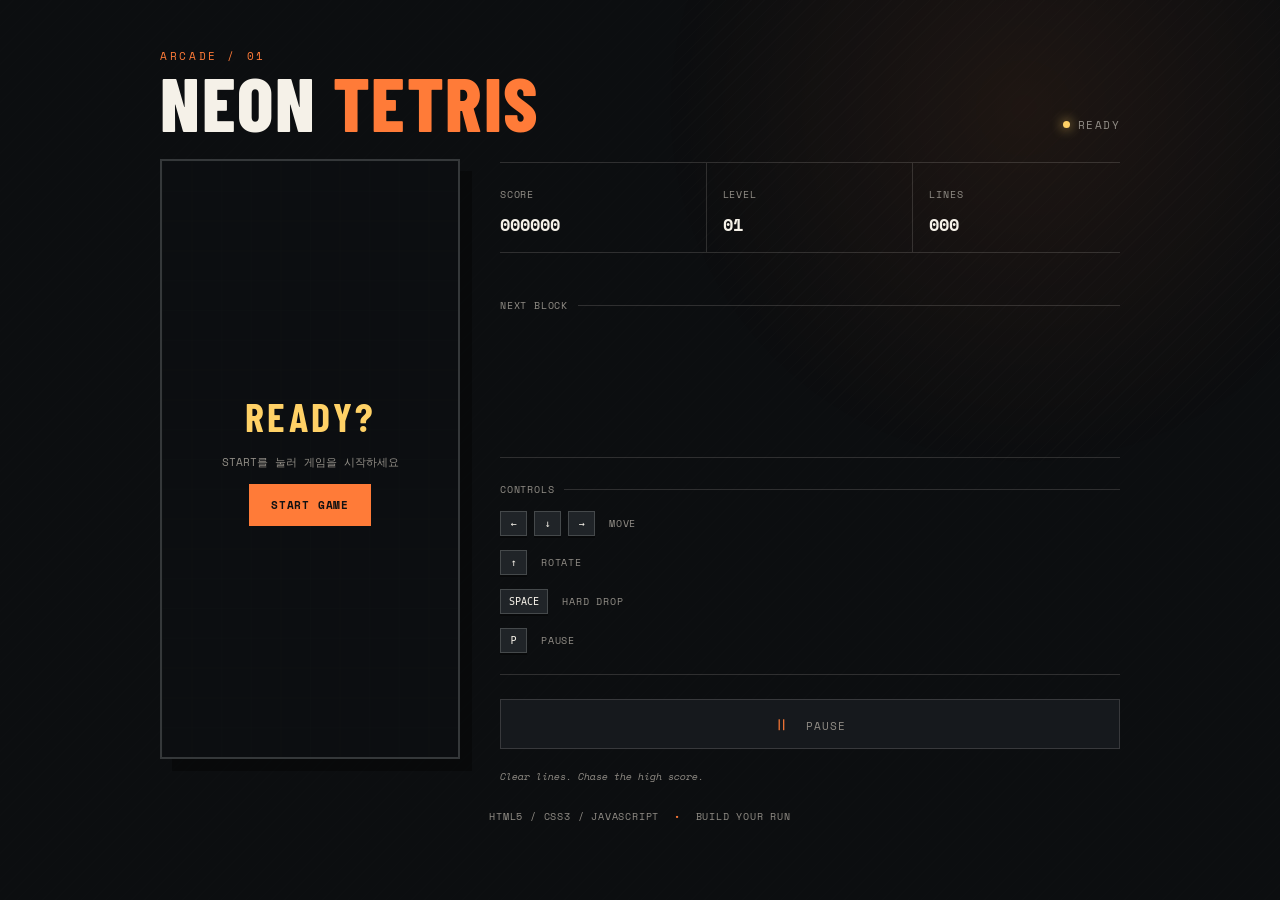
<file: Game01/index.html>
<!doctype html>
<html lang="ko">
<head>
  <meta charset="UTF-8">
  <meta name="viewport" content="width=device-width, initial-scale=1.0">
  <title>NEON TETRIS</title>
  <link rel="stylesheet" href="style.css">
</head>
<body>
  <main class="game-shell">
    <section class="game-header">
      <div>
        <p class="eyebrow">ARCADE / 01</p>
        <h1>NEON <span>TETRIS</span></h1>
      </div>
      <div class="status-pill"><i></i><span id="statusText">READY</span></div>
    </section>

    <section class="game-layout">
      <div class="board-wrap">
        <canvas id="gameBoard" width="300" height="600" aria-label="테트리스 게임 보드"></canvas>
        <div id="overlay" class="board-overlay">
          <strong id="overlayTitle">READY?</strong>
          <span id="overlayMessage">START를 눌러 게임을 시작하세요</span>
          <button id="overlayButton" class="primary-button">START GAME</button>
        </div>
      </div>

      <aside class="control-panel">
        <div class="score-grid">
          <div class="stat"><span>SCORE</span><strong id="score">000000</strong></div>
          <div class="stat"><span>LEVEL</span><strong id="level">01</strong></div>
          <div class="stat"><span>LINES</span><strong id="lines">000</strong></div>
        </div>

        <div class="next-box">
          <div class="section-label"><span>NEXT BLOCK</span><b></b></div>
          <canvas id="nextPiece" width="140" height="110" aria-label="다음 블록"></canvas>
        </div>

        <div class="controls-box">
          <div class="section-label"><span>CONTROLS</span><b></b></div>
          <div class="key-row"><kbd>←</kbd><kbd>↓</kbd><kbd>→</kbd><span>MOVE</span></div>
          <div class="key-row"><kbd>↑</kbd><span>ROTATE</span></div>
          <div class="key-row"><kbd>SPACE</kbd><span>HARD DROP</span></div>
          <div class="key-row"><kbd>P</kbd><span>PAUSE</span></div>
        </div>

        <button id="pauseButton" class="secondary-button" disabled><span>Ⅱ</span> PAUSE</button>
        <p class="tip">Clear lines. Chase the high score.</p>
      </aside>
    </section>
    <footer>HTML5 / CSS3 / JAVASCRIPT <span>•</span> BUILD YOUR RUN</footer>
  </main>
  <script src="game.js"></script>
</body>
</html>
</file>
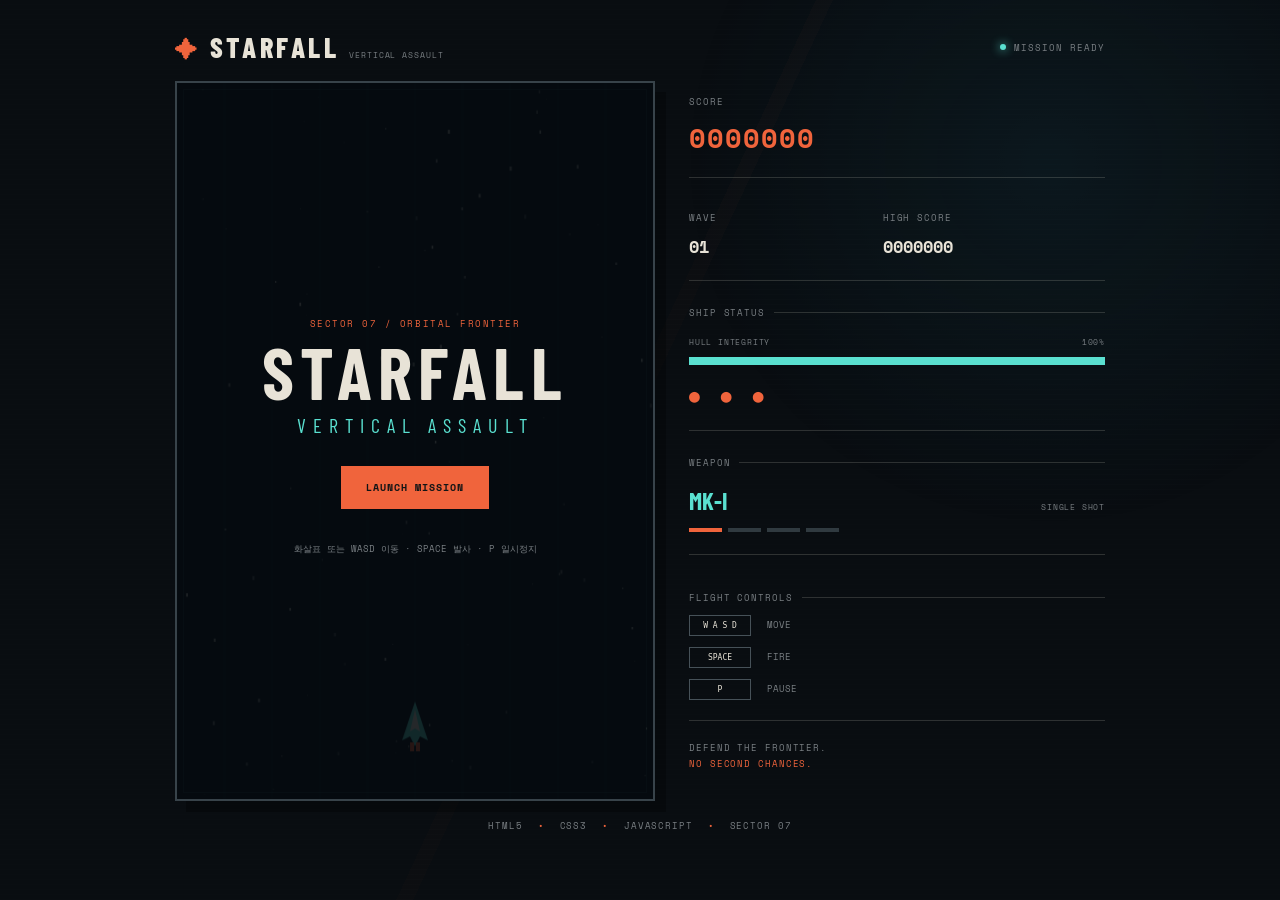
<file: Game02/index.html>
<!doctype html>
<html lang="ko">
<head>
  <meta charset="UTF-8">
  <meta name="viewport" content="width=device-width, initial-scale=1.0">
  <title>STARFALL // VERTICAL ASSAULT</title>
  <link rel="stylesheet" href="style.css">
</head>
<body>
  <main class="game-shell">
    <header class="hud-header">
      <div class="brand"><span class="brand-mark">✦</span><span>STARFALL</span><small>VERTICAL ASSAULT</small></div>
      <div class="mission-status"><i></i><span id="missionStatus">MISSION READY</span></div>
    </header>

    <section class="game-layout">
      <div class="screen-frame">
        <canvas id="gameCanvas" width="480" height="720" aria-label="종스크롤 슈팅 게임 화면"></canvas>
        <div id="startOverlay" class="overlay">
          <p class="overline">SECTOR 07 / ORBITAL FRONTIER</p>
          <h1>STARFALL</h1>
          <p class="subtitle">VERTICAL ASSAULT</p>
          <button id="startButton" class="action-button">LAUNCH MISSION</button>
          <p class="hint">화살표 또는 WASD 이동 · SPACE 발사 · P 일시정지</p>
        </div>
        <div id="pauseOverlay" class="overlay is-hidden">
          <p class="overline">FLIGHT SYSTEM</p>
          <h2>PAUSED</h2>
          <button id="resumeButton" class="action-button">RESUME</button>
        </div>
      </div>

      <aside class="side-panel">
        <div class="stat-block score-block"><span>SCORE</span><strong id="score">0000000</strong></div>
        <div class="stat-row"><div><span>WAVE</span><strong id="wave">01</strong></div><div><span>HIGH SCORE</span><strong id="highScore">0000000</strong></div></div>
        <div class="panel-section"><p class="section-title">SHIP STATUS <b></b></p><div class="meter-label"><span>HULL INTEGRITY</span><span id="hullText">100%</span></div><div class="meter"><i id="hullMeter"></i></div><div class="lives" id="lives">● ● ●</div></div>
        <div class="panel-section"><p class="section-title">WEAPON <b></b></p><div class="weapon-readout"><strong id="weaponLevel">MK-I</strong><span id="weaponText">SINGLE SHOT</span></div><div class="power-dots" id="powerDots"><i class="active"></i><i></i><i></i><i></i></div></div>
        <div class="panel-section controls"><p class="section-title">FLIGHT CONTROLS <b></b></p><p><kbd>W A S D</kbd> MOVE</p><p><kbd>SPACE</kbd> FIRE</p><p><kbd>P</kbd> PAUSE</p></div>
        <p class="side-note">DEFEND THE FRONTIER.<br><em>NO SECOND CHANCES.</em></p>
      </aside>
    </section>
    <footer>HTML5 <span>•</span> CSS3 <span>•</span> JAVASCRIPT <span>•</span> SECTOR 07</footer>
  </main>
  <script src="game.js"></script>
</body>
</html>
</file>
<file: Game01/style.css>
@import url('https://fonts.googleapis.com/css2?family=Barlow+Condensed:wght@500;600;700;800&family=Space+Mono:wght@400;700&display=swap');

:root {
  --ink: #f5f1e8;
  --muted: #918d86;
  --orange: #ff7b38;
  --yellow: #ffd166;
  --line: rgba(245, 241, 232, .15);
  --panel: #16191d;
}

* { box-sizing: border-box; }
body {
  min-width: 320px;
  min-height: 100vh;
  margin: 0;
  color: var(--ink);
  background: #0c0e10;
  font-family: 'Space Mono', monospace;
}

body::before {
  position: fixed;
  inset: 0;
  z-index: -1;
  content: '';
  opacity: .45;
  background: radial-gradient(circle at 80% 12%, rgba(255, 123, 56, .17), transparent 29%), repeating-linear-gradient(135deg, rgba(255, 255, 255, .018) 0 1px, transparent 1px 9px);
}

.game-shell { width: min(960px, calc(100% - 32px)); margin: 0 auto; padding: 48px 0 24px; }
.game-header { display: flex; align-items: end; justify-content: space-between; margin-bottom: 26px; }
.eyebrow { margin: 0 0 8px; color: var(--orange); font-size: 11px; letter-spacing: .24em; }
h1 { margin: 0; font-family: 'Barlow Condensed', sans-serif; font-size: clamp(45px, 8vw, 76px); font-weight: 800; line-height: .8; letter-spacing: .02em; }
h1 span { color: var(--orange); }
.status-pill { display: flex; align-items: center; gap: 8px; color: var(--muted); font-size: 11px; letter-spacing: .13em; }
.status-pill i { width: 7px; height: 7px; border-radius: 50%; background: var(--yellow); box-shadow: 0 0 12px var(--yellow); }
.game-layout { display: grid; grid-template-columns: 300px 1fr; gap: 40px; align-items: start; }
.board-wrap { position: relative; width: 300px; height: 600px; border: 2px solid #35383a; background: #121416; box-shadow: 12px 12px 0 rgba(0, 0, 0, .32); }
#gameBoard { display: block; width: 100%; height: 100%; }
.board-overlay { position: absolute; inset: 0; display: flex; flex-direction: column; align-items: center; justify-content: center; gap: 14px; padding: 20px; text-align: center; background: rgba(12, 14, 16, .88); }
.board-overlay.hidden { display: none; }
.board-overlay strong { color: var(--yellow); font-family: 'Barlow Condensed', sans-serif; font-size: 40px; letter-spacing: .08em; }
.board-overlay span { color: var(--muted); font-size: 11px; }
button { border: 0; color: var(--ink); font: inherit; cursor: pointer; }
.primary-button, .secondary-button { transition: transform .18s ease, background .18s ease; }
.primary-button { padding: 13px 22px; background: var(--orange); color: #101112; font-weight: 700; font-size: 11px; letter-spacing: .07em; }
.primary-button:hover { background: var(--yellow); transform: translateY(-2px); }
.control-panel { display: flex; flex-direction: column; gap: 24px; padding-top: 3px; }
.score-grid { display: grid; grid-template-columns: repeat(3, 1fr); border-top: 1px solid var(--line); border-bottom: 1px solid var(--line); }
.stat { padding: 17px 12px 15px 0; border-right: 1px solid var(--line); }
.stat + .stat { padding-left: 16px; }
.stat:last-child { border-right: 0; }
.stat span, .section-label, .key-row span, footer { color: var(--muted); font-size: 10px; letter-spacing: .08em; }
.stat strong { display: block; margin-top: 8px; color: var(--ink); font-size: 17px; }
.next-box, .controls-box { padding: 21px 0; border-bottom: 1px solid var(--line); }
.section-label { display: flex; align-items: center; gap: 10px; }
.section-label b { flex: 1; height: 1px; background: var(--line); }
#nextPiece { display: block; margin: 13px auto 0; }
.controls-box { padding-top: 0; }
.key-row { display: flex; align-items: center; gap: 7px; margin-top: 14px; }
.key-row span { margin-left: 7px; }
kbd { min-width: 27px; padding: 6px 8px; border: 1px solid #45494b; background: #202428; color: var(--ink); font-size: 10px; text-align: center; box-shadow: 0 2px 0 #08090a; }
.key-row kbd:nth-child(4) { min-width: 64px; }
.secondary-button { width: 100%; padding: 13px; background: var(--panel); border: 1px solid var(--line); color: var(--muted); font-size: 11px; letter-spacing: .08em; }
.secondary-button:not(:disabled):hover { border-color: var(--orange); color: var(--ink); }
.secondary-button span { margin-right: 8px; color: var(--orange); font-size: 15px; }
.tip { margin: -4px 0 0; color: var(--muted); font-size: 10px; font-style: italic; }
footer { margin-top: 25px; text-align: center; }
footer span { padding: 0 8px; color: var(--orange); }
@media (max-width: 680px) {
  .game-shell { padding-top: 28px; }
  .game-header { align-items: start; }
  .status-pill { padding-top: 8px; }
  .game-layout { grid-template-columns: minmax(0, 300px); justify-content: center; gap: 30px; }
  .control-panel { width: min(300px, 100%); }
  footer { margin-top: 28px; }
}
@media (max-width: 360px) {
  .game-shell { width: calc(100% - 20px); }
  .board-wrap { width: min(300px, 100vw - 20px); height: auto; aspect-ratio: 1 / 2; }
}
</file>
<file: Game02/style.css>
@import url('https://fonts.googleapis.com/css2?family=Barlow+Condensed:wght@500;600;700;800&family=Space+Mono:wght@400;700&display=swap');

:root { --paper: #e8e3d7; --muted: #797f83; --orange: #f0643c; --cyan: #5ae0d0; --line: rgba(232,227,215,.17); --panel: #171c20; }
* { box-sizing: border-box; }
body { min-width: 320px; min-height: 100vh; margin: 0; color: var(--paper); background: #090d11; font-family: 'Space Mono', monospace; }
body::before { position: fixed; inset: 0; z-index: -1; content: ''; opacity: .4; background: radial-gradient(circle at 82% 18%, rgba(32, 114, 134, .28), transparent 29%), linear-gradient(115deg, transparent 0 48%, rgba(240,100,60,.05) 48% 49%, transparent 49% 100%), repeating-linear-gradient(0deg, rgba(255,255,255,.018) 0 1px, transparent 1px 5px); }
.game-shell { width: min(930px, calc(100% - 32px)); margin: auto; padding: 30px 0 20px; }
.hud-header { display: flex; justify-content: space-between; align-items: center; margin-bottom: 17px; }
.brand { display: flex; align-items: baseline; gap: 9px; color: var(--paper); font-family: 'Barlow Condensed', sans-serif; font-size: 28px; font-weight: 800; letter-spacing: .13em; }
.brand-mark { color: var(--orange); font-size: 22px; }.brand small { color: var(--muted); font-family: 'Space Mono', monospace; font-size: 8px; font-weight: 400; letter-spacing: .12em; }
.mission-status { display: flex; align-items: center; gap: 8px; color: var(--muted); font-size: 9px; letter-spacing: .11em; }.mission-status i { width: 6px; height: 6px; border-radius: 50%; background: var(--cyan); box-shadow: 0 0 10px var(--cyan); }
.game-layout { display: grid; grid-template-columns: 480px 1fr; gap: 34px; align-items: start; }.screen-frame { position: relative; width: 480px; height: 720px; border: 2px solid #38434a; background: #071017; box-shadow: 11px 11px 0 rgba(0,0,0,.28); }.screen-frame::after { position: absolute; inset: 6px; pointer-events: none; content: ''; border: 1px solid rgba(90,224,208,.14); }#gameCanvas { display: block; width: 100%; height: 100%; }
.overlay { position: absolute; inset: 0; z-index: 2; display: flex; flex-direction: column; align-items: center; justify-content: center; gap: 11px; padding: 20px; text-align: center; background: rgba(5,10,14,.86); }.overlay.is-hidden { display: none; }.overlay h1, .overlay h2 { margin: 0; color: var(--paper); font-family: 'Barlow Condensed', sans-serif; font-size: 72px; line-height: .85; letter-spacing: .09em; }.overlay h2 { font-size: 54px; }.overline { margin: 0; color: var(--orange); font-size: 9px; letter-spacing: .17em; }.subtitle { margin: 0 0 18px; color: var(--cyan); font-family: 'Barlow Condensed', sans-serif; font-size: 20px; letter-spacing: .35em; }.hint { margin-top: 21px; color: var(--muted); font-size: 9px; line-height: 1.7; }.action-button { padding: 13px 24px; border: 1px solid var(--orange); background: var(--orange); color: #101416; font: 700 10px 'Space Mono', monospace; letter-spacing: .1em; cursor: pointer; transition: .2s; }.action-button:hover { background: var(--paper); border-color: var(--paper); transform: translateY(-2px); }
.side-panel { display: flex; flex-direction: column; gap: 25px; padding-top: 6px; }.stat-block, .stat-row, .panel-section { border-bottom: 1px solid var(--line); }.stat-block { padding-bottom: 19px; }.stat-block span, .stat-row span, .section-title, .meter-label, .weapon-readout span, .side-note, footer { color: var(--muted); font-size: 9px; letter-spacing: .1em; }.stat-block strong { display: block; margin-top: 7px; color: var(--orange); font-size: 27px; letter-spacing: .04em; }.stat-row { display: grid; grid-template-columns: 1fr 1.25fr; gap: 16px; padding-bottom: 21px; }.stat-row strong { display: block; margin-top: 7px; font-size: 17px; }.panel-section { padding-bottom: 22px; }.section-title { display: flex; align-items: center; gap: 9px; margin: 0 0 17px; }.section-title b { flex: 1; height: 1px; background: var(--line); }.meter-label { display: flex; justify-content: space-between; font-size: 8px; }.meter { height: 8px; margin-top: 9px; background: #293037; }.meter i { display: block; width: 100%; height: 100%; background: var(--cyan); transition: width .2s, background .2s; }.lives { margin-top: 17px; color: var(--orange); font-size: 18px; letter-spacing: 5px; }.weapon-readout { display: flex; align-items: baseline; justify-content: space-between; }.weapon-readout strong { color: var(--cyan); font-family: 'Barlow Condensed', sans-serif; font-size: 24px; }.weapon-readout span { font-size: 8px; }.power-dots { display: flex; gap: 6px; margin-top: 13px; }.power-dots i { display: block; width: 33px; height: 4px; background: #303a40; }.power-dots i.active { background: var(--orange); }.controls { padding-bottom: 20px; }.controls p { margin: 11px 0 0; color: var(--muted); font-size: 9px; }.controls kbd { display: inline-block; min-width: 62px; margin-right: 10px; padding: 5px 4px; border: 1px solid #465158; color: var(--paper); font-size: 8px; text-align: center; }.side-note { margin: -6px 0 0; line-height: 1.8; }.side-note em { color: var(--orange); font-style: normal; }footer { margin-top: 18px; text-align: center; }footer span { margin: 0 8px; color: var(--orange); }
@media (max-width: 760px) { .game-shell { width: min(480px, calc(100% - 20px)); padding-top: 18px; }.hud-header { align-items: flex-start; }.brand { font-size: 23px; flex-wrap: wrap; gap: 5px; }.brand small { width: 100%; }.game-layout { grid-template-columns: 1fr; gap: 30px; }.screen-frame { width: min(480px, 100%); height: auto; aspect-ratio: 2 / 3; }.side-panel { width: min(480px, 100%); }.mission-status { padding-top: 5px; } }
</file>
